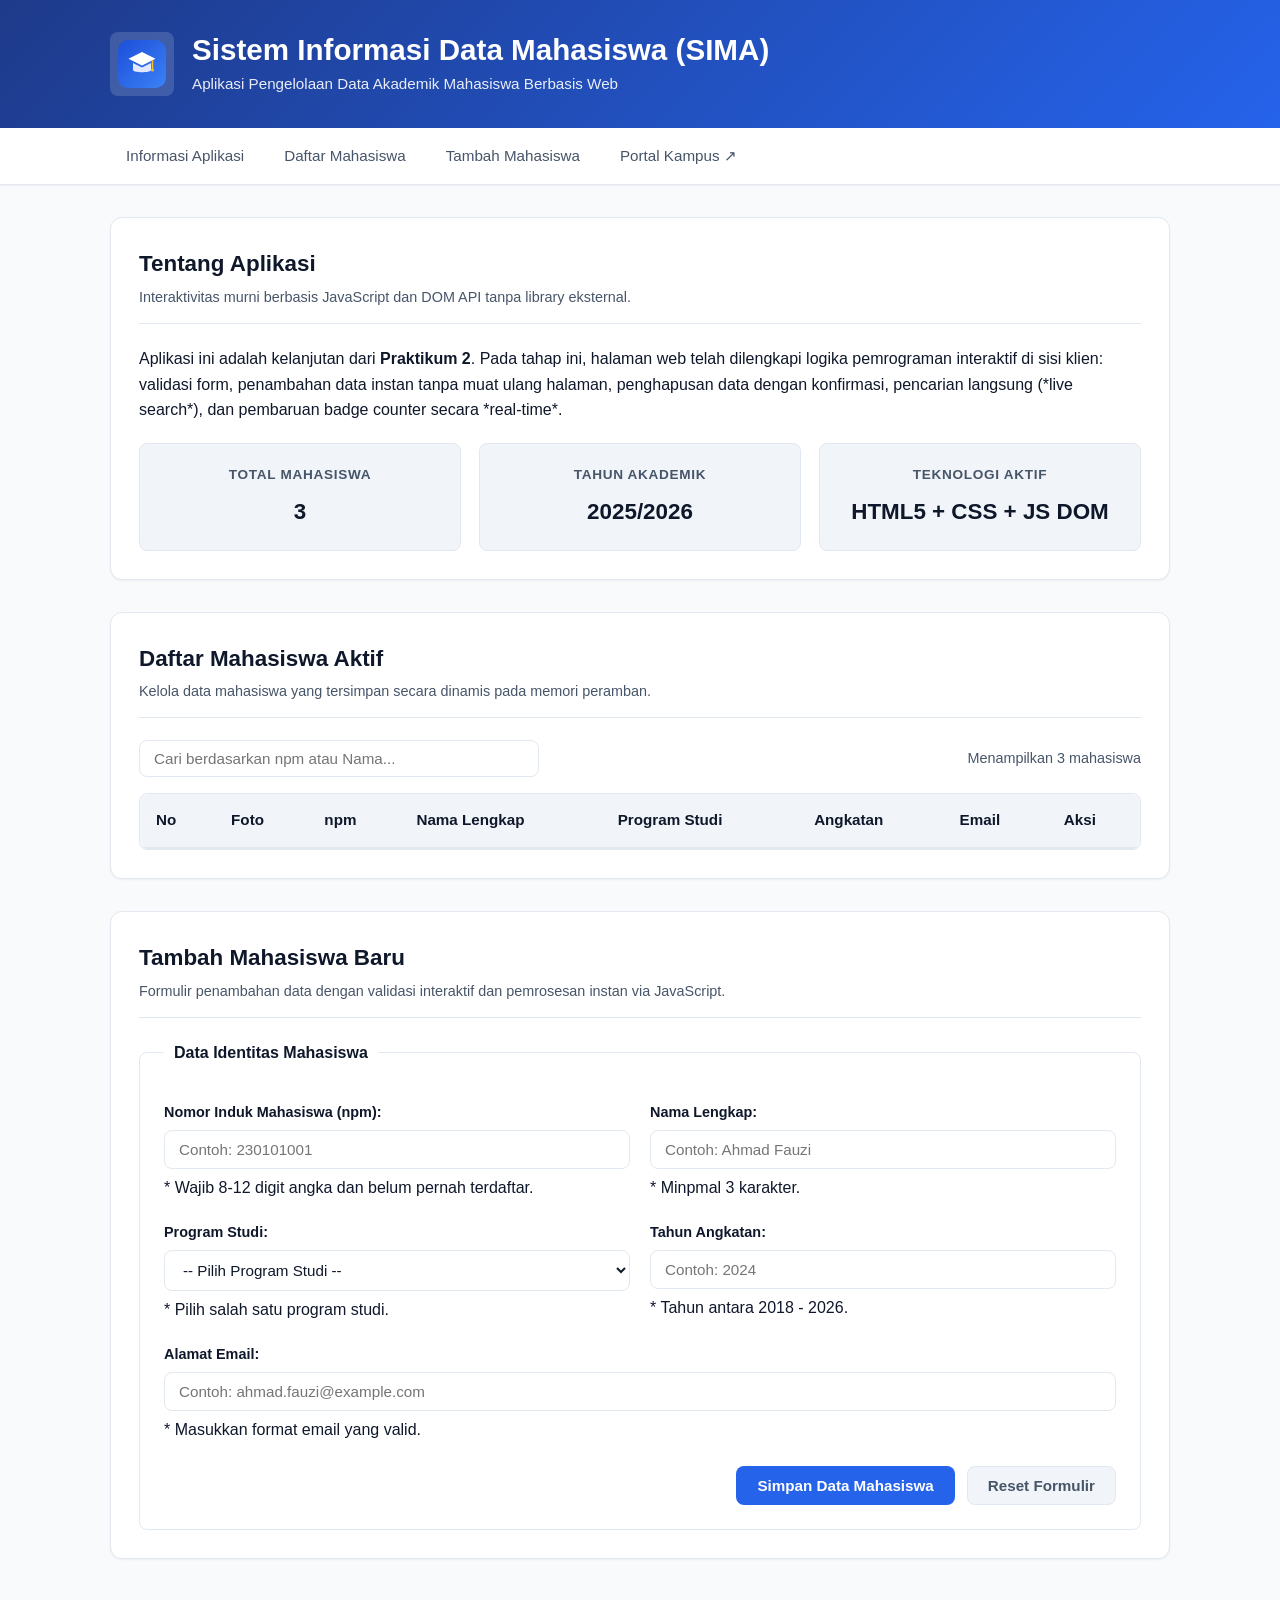
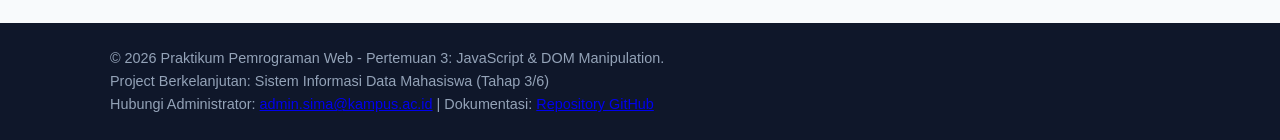
<file: index.html>
<!doctype html>
<html lang="id">
  <head>
    <meta charset="UTF-8" />
    <meta name="viewport" content="width=device-width, initial-scale=1.0" />
    <title>Sistem Informasi Data Mahasiswa - Praktikum 3</title>
    <link rel="stylesheet" href="style.css" />
  </head>
  <body>
    <!-- 1. Header Aplikasi -->
    <header class="site-header">
      <div class="container header-brand">
        <a href="index.html" class="brand-logo" title="Beranda SIMA">
          <img
            src="img/logo-sima.svg"
            alt="Logo Resmi SIMA Kampus"
            width="48"
            height="48"
          />
        </a>
        <div>
          <h1>Sistem Informasi Data Mahasiswa (SIMA)</h1>
          <p>Aplikasi Pengelolaan Data Akademik Mahasiswa Berbasis Web</p>
        </div>
      </div>
    </header>

    <!-- 2. Navigation Bar Sticky -->
    <nav class="site-nav">
      <div class="container">
        <ul>
          <li><a href="#informasi">Informasi Aplikasi</a></li>
          <li><a href="#daftar-mahasiswa">Daftar Mahasiswa</a></li>
          <li><a href="#form-tambah">Tambah Mahasiswa</a></li>
          <li>
            <a
              href="https://kampus.ac.id"
              target="_blank"
              rel="noopener noreferrer"
              >Portal Kampus &UpperRightArrow;</a
            >
          </li>
        </ul>
      </div>
    </nav>

    <!-- Konten Utama Halaman -->
    <main>
      <div class="container">
        <!-- Kotak Notifikasi Alert Dinamis (dikontrol oleh JS) -->
        <div id="alert-box" class="alert-box" role="alert"></div>

        <!-- 3. Section Informasi Aplikasi -->
        <section id="informasi" class="content-section">
          <div class="section-header">
            <h2>Tentang Aplikasi</h2>
            <p>
              Interaktivitas murni berbasis JavaScript dan DOM API tanpa library
              eksternal.
            </p>
          </div>
          <p>
            Aplikasi ini adalah kelanjutan dari <strong>Praktikum 2</strong>.
            Pada tahap ini, halaman web telah dilengkapi logika pemrograman
            interaktif di sisi klien: validasi form, penambahan data instan
            tanpa muat ulang halaman, penghapusan data dengan konfirmasi,
            pencarian langsung (*live search*), dan pembaruan badge counter
            secara *real-time*.
          </p>

          <div class="info-grid">
            <article class="info-card">
              <h3>Total Mahasiswa</h3>
              <p id="total-mahasiswa-badge" class="counter-highlight">3</p>
            </article>
            <article class="info-card">
              <h3>Tahun Akademik</h3>
              <p>2025/2026</p>
            </article>
            <article class="info-card">
              <h3>Teknologi Aktif</h3>
              <p>HTML5 + CSS + JS DOM</p>
            </article>
          </div>
        </section>

        <!-- 4. Section Daftar Mahasiswa, Toolbar Pencarian & 5. Tabel Data -->
        <section id="daftar-mahasiswa" class="content-section">
          <div class="section-header">
            <h2>Daftar Mahasiswa Aktif</h2>
            <p>
              Kelola data mahasiswa yang tersimpan secara dinamis pada memori
              peramban.
            </p>
          </div>

          <!-- Toolbar Pencarian dan Ringkasan Jumlah -->
          <div class="table-toolbar">
            <div class="search-box">
              <input
                type="search"
                id="input-search"
                class="search-input"
                placeholder="Cari berdasarkan npm atau Nama..."
              />
            </div>
            <div id="total-mahasiswa-info" class="status-summary">
              Menampilkan 3 mahasiswa
            </div>
          </div>

          <!-- Tabel Data Responsif -->
          <div class="table-responsive">
            <table class="data-table">
              <thead>
                <tr>
                  <th>No</th>
                  <th>Foto</th>
                  <th>npm</th>
                  <th>Nama Lengkap</th>
                  <th>Program Studi</th>
                  <th>Angkatan</th>
                  <th>Email</th>
                  <th>Aksi</th>
                </tr>
              </thead>
              <tbody id="tabel-body-mahasiswa">
                <!-- Baris tabel akan di-generate secara dinamis oleh app.js -->
              </tbody>
            </table>
          </div>
        </section>

        <!-- 6. Section Form Tambah Mahasiswa dengan Validasi JS -->
        <section id="form-tambah" class="content-section">
          <div class="section-header">
            <h2>Tambah Mahasiswa Baru</h2>
            <p>
              Formulir penambahan data dengan validasi interaktif dan pemrosesan
              instan via JavaScript.
            </p>
          </div>

          <form id="form-tambah-mahasiswa" class="app-form" novalidate>
            <fieldset>
              <legend>Data Identitas Mahasiswa</legend>

              <div class="form-grid">
                <div class="form-group">
                  <label for="npm" class="form-label"
                    >Nomor Induk Mahasiswa (npm):</label
                  >
                  <input
                    type="text"
                    id="npm"
                    name="npm"
                    class="form-input"
                    placeholder="Contoh: 230101001"
                  />
                  <span class="form-help"
                    >* Wajib 8-12 digit angka dan belum pernah terdaftar.</span
                  >
                </div>

                <div class="form-group">
                  <label for="nama" class="form-label">Nama Lengkap:</label>
                  <input
                    type="text"
                    id="nama"
                    name="nama"
                    class="form-input"
                    placeholder="Contoh: Ahmad Fauzi"
                  />
                  <span class="form-help">* Minpmal 3 karakter.</span>
                </div>

                <div class="form-group">
                  <label for="program_studi" class="form-label"
                    >Program Studi:</label
                  >
                  <select
                    id="program_studi"
                    name="program_studi"
                    class="form-select"
                  >
                    <option value="">-- Pilih Program Studi --</option>
                    <option value="Teknik Informatika">
                      Teknik Informatika
                    </option>
                    <option value="Sistem Informasi">Sistem Informasi</option>
                    <option value="Teknologi Informasi">
                      Teknologi Informasi
                    </option>
                    <option value="Rekayasa Perangkat Lunak">
                      Rekayasa Perangkat Lunak
                    </option>
                  </select>
                  <span class="form-help"
                    >* Pilih salah satu program studi.</span
                  >
                </div>

                <div class="form-group">
                  <label for="angkatan" class="form-label"
                    >Tahun Angkatan:</label
                  >
                  <input
                    type="number"
                    id="angkatan"
                    name="angkatan"
                    class="form-input"
                    placeholder="Contoh: 2024"
                  />
                  <span class="form-help">* Tahun antara 2018 - 2026.</span>
                </div>

                <div class="form-group full-width">
                  <label for="email" class="form-label">Alamat Email:</label>
                  <input
                    type="email"
                    id="email"
                    name="email"
                    class="form-input"
                    placeholder="Contoh: ahmad.fauzi@example.com"
                  />
                  <span class="form-help"
                    >* Masukkan format email yang valid.</span
                  >
                </div>
              </div>

              <div class="form-actions">
                <button type="submit" class="btn btn-primary">
                  Simpan Data Mahasiswa
                </button>
                <button type="reset" class="btn btn-secondary">
                  Reset Formulir
                </button>
              </div>
            </fieldset>
          </form>
        </section>
      </div>
    </main>

    <!-- 7. Footer -->
    <footer class="site-footer">
      <div class="container">
        <p>
          &copy; 2026 Praktikum Pemrograman Web - Pertemuan 3: JavaScript & DOM
          Manipulation.
        </p>
        <p>
          Project Berkelanjutan: Sistem Informasi Data Mahasiswa (Tahap 3/6)
        </p>
        <p>
          Hubungi Administrator:
          <a href="mailto:admin.sima@kampus.ac.id">admin.sima@kampus.ac.id</a> |
          Dokumentasi:
          <a href="https://github.com" target="_blank" rel="noopener noreferrer"
            >Repository GitHub</a
          >
        </p>
      </div>
    </footer>

    <!-- Tambahkan Script JavaScript Eksternal -->
    <script src="app.js"></script>
  </body>
</html>
</file>
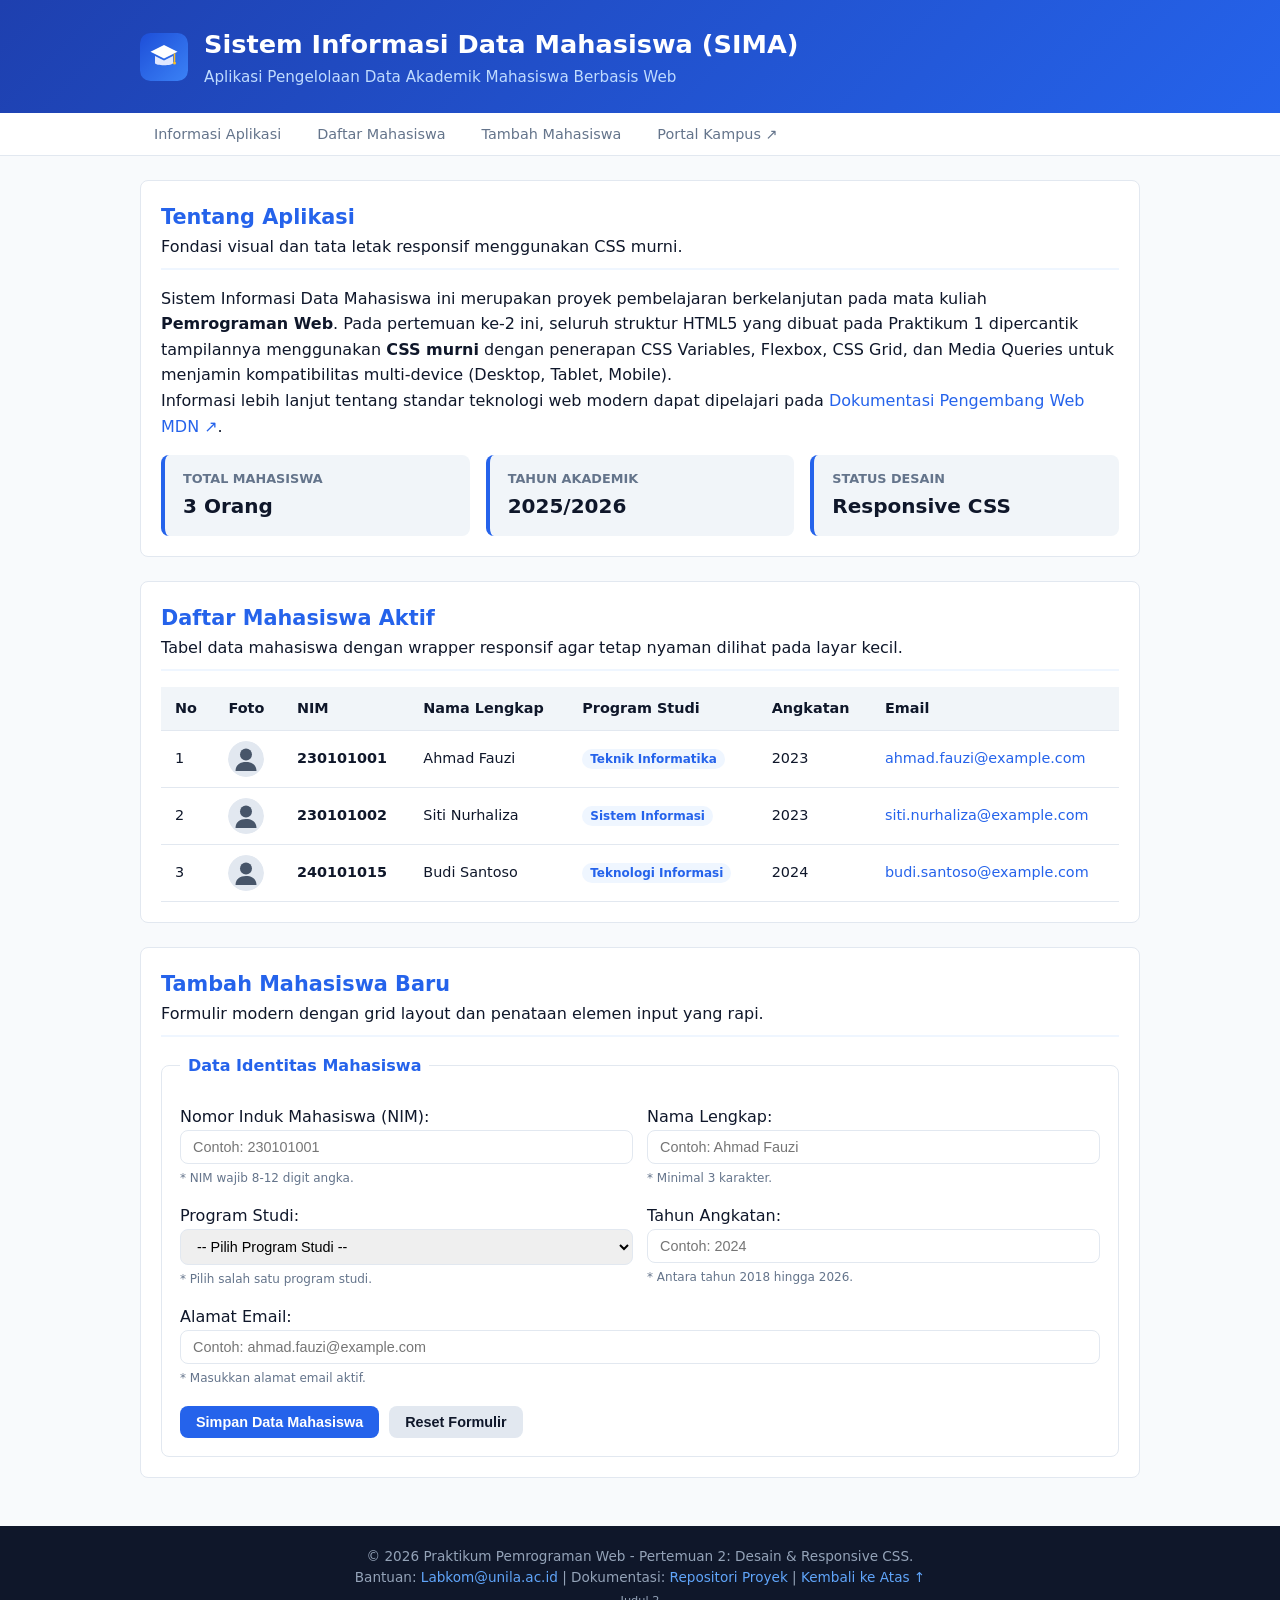
<file: JUDUL 2/index.html>
<!doctype html>
<html lang="id">
  <head>
    <meta charset="UTF-8" />
    <meta name="viewport" content="width=device-width, initial-scale=1.0" />
    <title>Sistem Informasi Data Mahasiswa - Praktikum 2</title>
    <!-- Hubungkan dengan stylesheet CSS murni (tanpa framework) -->
    <link rel="stylesheet" href="style.css" />
  </head>
  <body id="top">
    <!-- 1. Header Aplikasi -->
    <header class="site-header">
      <div class="container header-brand">
        <a href="index.html" class="brand-logo" title="Beranda SIMA">
          <img
            src="img/logo-sima.svg"
            alt="Logo Resmi SIMA Kampus"
            width="48"
            height="48"
          />
        </a>
        <div>
          <h1>Sistem Informasi Data Mahasiswa (SIMA)</h1>
          <p>Aplikasi Pengelolaan Data Akademik Mahasiswa Berbasis Web</p>
        </div>
      </div>
    </header>

    <!-- 2. Navigation Bar Sticky -->
    <nav class="site-nav">
      <div class="container">
        <ul>
          <li><a href="#informasi">Informasi Aplikasi</a></li>
          <li><a href="#daftar-mahasiswa">Daftar Mahasiswa</a></li>
          <li><a href="#form-tambah">Tambah Mahasiswa</a></li>
          <li>
            <a
              href="https://kampus.ac.id"
              target="_blank"
              rel="noopener noreferrer"
              >Portal Kampus &UpperRightArrow;</a
            >
          </li>
        </ul>
      </div>
    </nav>

    <!-- Konten Utama Halaman -->
    <main>
      <div class="container">
        <!-- 3. Section Informasi Aplikasi -->
        <section id="informasi" class="content-section">
          <div class="section-header">
            <h2>Tentang Aplikasi</h2>
            <p>
              Fondasi visual dan tata letak responsif menggunakan CSS murni.
            </p>
          </div>
          <div class="section-body">
            <p>
              Sistem Informasi Data Mahasiswa ini merupakan proyek pembelajaran
              berkelanjutan pada mata kuliah <strong>Pemrograman Web</strong>.
              Pada pertemuan ke-2 ini, seluruh struktur HTML5 yang dibuat pada
              Praktikum 1 dipercantik tampilannya menggunakan
              <strong>CSS murni</strong> dengan penerapan CSS Variables,
              Flexbox, CSS Grid, dan Media Queries untuk menjamin kompatibilitas
              multi-device (Desktop, Tablet, Mobile).
            </p>
            <p>
              Informasi lebih lanjut tentang standar teknologi web modern dapat
              dipelajari pada
              <a
                href="https://developer.mozilla.org/id/"
                target="_blank"
                rel="noopener noreferrer"
                class="link-email"
                >Dokumentasi Pengembang Web MDN &UpperRightArrow;</a
              >.
            </p>
          </div>

          <!-- Grid Kartu Informasi Sistem -->
          <div class="info-grid">
            <article class="info-card">
              <h3>Total Mahasiswa</h3>
              <p>3 Orang</p>
            </article>
            <article class="info-card">
              <h3>Tahun Akademik</h3>
              <p>2025/2026</p>
            </article>
            <article class="info-card">
              <h3>Status Desain</h3>
              <p>Responsive CSS</p>
            </article>
          </div>
        </section>

        <!-- 4. Section Daftar Mahasiswa & 5. Tabel Data Mahasiswa -->
        <section id="daftar-mahasiswa" class="content-section">
          <div class="section-header">
            <h2>Daftar Mahasiswa Aktif</h2>
            <p>
              Tabel data mahasiswa dengan wrapper responsif agar tetap nyaman
              dilihat pada layar kecil.
            </p>
          </div>

          <!-- Wrapper overflow responsif untuk tabel -->
          <div class="table-responsive">
            <table class="data-table">
              <thead>
                <tr>
                  <th>No</th>
                  <th>Foto</th>
                  <th>NIM</th>
                  <th>Nama Lengkap</th>
                  <th>Program Studi</th>
                  <th>Angkatan</th>
                  <th>Email</th>
                </tr>
              </thead>
              <tbody>
                <tr>
                  <td>1</td>
                  <td>
                    <img
                      src="img/avatar-default.svg"
                      alt="Foto Ahmad Fauzi"
                      class="avatar-img"
                      width="36"
                      height="36"
                    />
                  </td>
                  <td><strong>230101001</strong></td>
                  <td>Ahmad Fauzi</td>
                  <td><span class="badge">Teknik Informatika</span></td>
                  <td>2023</td>
                  <td>
                    <a href="mailto:ahmad.fauzi@example.com" class="link-email"
                      >ahmad.fauzi@example.com</a
                    >
                  </td>
                </tr>
                <tr>
                  <td>2</td>
                  <td>
                    <img
                      src="img/avatar-default.svg"
                      alt="Foto Siti Nurhaliza"
                      class="avatar-img"
                      width="36"
                      height="36"
                    />
                  </td>
                  <td><strong>230101002</strong></td>
                  <td>Siti Nurhaliza</td>
                  <td><span class="badge">Sistem Informasi</span></td>
                  <td>2023</td>
                  <td>
                    <a
                      href="mailto:siti.nurhaliza@example.com"
                      class="link-email"
                      >siti.nurhaliza@example.com</a
                    >
                  </td>
                </tr>
                <tr>
                  <td>3</td>
                  <td>
                    <img
                      src="img/avatar-default.svg"
                      alt="Foto Budi Santoso"
                      class="avatar-img"
                      width="36"
                      height="36"
                    />
                  </td>
                  <td><strong>240101015</strong></td>
                  <td>Budi Santoso</td>
                  <td><span class="badge">Teknologi Informasi</span></td>
                  <td>2024</td>
                  <td>
                    <a href="mailto:budi.santoso@example.com" class="link-email"
                      >budi.santoso@example.com</a
                    >
                  </td>
                </tr>
              </tbody>
            </table>
          </div>
        </section>

        <!-- 6. Section Form Tambah Mahasiswa -->
        <section id="form-tambah" class="content-section">
          <div class="section-header">
            <h2>Tambah Mahasiswa Baru</h2>
            <p>
              Formulir modern dengan grid layout dan penataan elemen input yang
              rapi.
            </p>
          </div>

          <form action="#" method="post" class="app-form">
            <fieldset>
              <legend>Data Identitas Mahasiswa</legend>

              <div class="form-grid">
                <div class="form-group">
                  <label for="nim" class="form-label"
                    >Nomor Induk Mahasiswa (NIM):</label
                  >
                  <input
                    type="text"
                    id="nim"
                    name="nim"
                    class="form-input"
                    placeholder="Contoh: 230101001"
                    required
                    pattern="[0-9]{8,12}"
                    title="NIM harus berupa angka 8-12 digit"
                  />
                  <span class="form-help">* NIM wajib 8-12 digit angka.</span>
                </div>

                <div class="form-group">
                  <label for="nama" class="form-label">Nama Lengkap:</label>
                  <input
                    type="text"
                    id="nama"
                    name="nama"
                    class="form-input"
                    placeholder="Contoh: Ahmad Fauzi"
                    required
                    minlength="3"
                    maxlength="100"
                  />
                  <span class="form-help">* Minimal 3 karakter.</span>
                </div>

                <div class="form-group">
                  <label for="program_studi" class="form-label"
                    >Program Studi:</label
                  >
                  <select
                    id="program_studi"
                    name="program_studi"
                    class="form-select"
                    required
                  >
                    <option value="">-- Pilih Program Studi --</option>
                    <option value="Teknik Informatika">
                      Teknik Informatika
                    </option>
                    <option value="Sistem Informasi">Sistem Informasi</option>
                    <option value="Teknologi Informasi">
                      Teknologi Informasi
                    </option>
                    <option value="Rekayasa Perangkat Lunak">
                      Rekayasa Perangkat Lunak
                    </option>
                  </select>
                  <span class="form-help"
                    >* Pilih salah satu program studi.</span
                  >
                </div>

                <div class="form-group">
                  <label for="angkatan" class="form-label"
                    >Tahun Angkatan:</label
                  >
                  <input
                    type="number"
                    id="angkatan"
                    name="angkatan"
                    class="form-input"
                    placeholder="Contoh: 2024"
                    required
                    min="2018"
                    max="2026"
                  />
                  <span class="form-help"
                    >* Antara tahun 2018 hingga 2026.</span
                  >
                </div>

                <div class="form-group full-width">
                  <label for="email" class="form-label">Alamat Email:</label>
                  <input
                    type="email"
                    id="email"
                    name="email"
                    class="form-input"
                    placeholder="Contoh: ahmad.fauzi@example.com"
                    required
                  />
                  <span class="form-help">* Masukkan alamat email aktif.</span>
                </div>
              </div>

              <div class="form-actions">
                <button type="submit" class="btn btn-primary">
                  Simpan Data Mahasiswa
                </button>
                <button type="reset" class="btn btn-secondary">
                  Reset Formulir
                </button>
              </div>
            </fieldset>
          </form>
        </section>
      </div>
    </main>

    <!-- 7. Footer -->
    <footer class="site-footer">
      <div class="container">
        <p>
          &copy; 2026 Praktikum Pemrograman Web - Pertemuan 2: Desain &
          Responsive CSS.
        </p>
        <p>
          Bantuan: <a href="mailto:kelas@C">Labkom@unila.ac.id</a> |
          Dokumentasi:
          <a href="https://github.com" target="_blank" rel="noopener noreferrer"
            >Repositori Proyek</a
          >
          |
          <a href="#top">Kembali ke Atas &uarr;</a>
        </p>
        <p><small>Judul 2</small></p>
      </div>
    </footer>
  </body>
</html>
</file>
<file: style.css>
/* ==========================================================================
   Praktikum 3: Implementasi Interaktivitas Web Menggunakan JavaScript dan DOM
   Project: Sistem Informasi Data Mahasiswa (SIMA)
   Mewarisi & Memperluas Praktikum 2 (Native CSS)
   ========================================================================== */

/* 1. CSS Variables */
:root {
    --primary-color: #2563eb;
    --primary-hover: #1d4ed8;
    --primary-light: #eff6ff;
    --secondary-color: #64748b;
    --secondary-hover: #475569;
    --success-color: #10b981;
    --success-light: #ecfdf5;
    --danger-color: #ef4444;
    --danger-hover: #dc2626;
    --danger-light: #fef2f2;
    --warning-color: #f59e0b;
    
    --bg-page: #f8fafc;
    --bg-surface: #ffffff;
    --bg-surface-alt: #f1f5f9;
    
    --text-primary: #0f172a;
    --text-secondary: #475569;
    --text-muted: #94a3b8;
    --text-inverse: #ffffff;
    
    --border-color: #e2e8f0;
    --border-radius-sm: 4px;
    --border-radius-md: 8px;
    --border-radius-lg: 12px;
    
    --shadow-sm: 0 1px 2px 0 rgba(0, 0, 0, 0.05);
    --shadow-md: 0 4px 6px -1px rgba(0, 0, 0, 0.1), 0 2px 4px -2px rgba(0, 0, 0, 0.1);
    
    --font-main: -apple-system, BlinkMacSystemFont, "Segoe UI", Roboto, Oxygen, Ubuntu, Cantarell, "Helvetica Neue", sans-serif;
    --line-height-normal: 1.6;
}

/* 2. Reset & Base Styles */
*, *::before, *::after {
    box-sizing: border-box;
    margin: 0;
    padding: 0;
}

html {
    scroll-behavior: smooth;
}

body {
    font-family: var(--font-main);
    line-height: var(--line-height-normal);
    color: var(--text-primary);
    background-color: var(--bg-page);
    min-height: 100vh;
    display: flex;
    flex-direction: column;
}

.container {
    width: 100%;
    max-width: 1100px;
    margin-left: auto;
    margin-right: auto;
    padding-left: 20px;
    padding-right: 20px;
}

/* 3. Header */
.site-header {
    background: linear-gradient(135deg, #1e3a8a 0%, #2563eb 100%);
    color: var(--text-inverse);
    padding: 32px 0;
    box-shadow: var(--shadow-md);
}

.header-brand {
    display: flex;
    align-items: center;
    gap: 18px;
}

.brand-logo {
    display: flex;
    align-items: center;
    justify-content: center;
    background-color: rgba(255, 255, 255, 0.15);
    padding: 8px;
    border-radius: var(--border-radius-md);
    transition: transform 0.2s ease, background-color 0.2s ease;
}

.brand-logo:hover {
    transform: scale(1.05);
    background-color: rgba(255, 255, 255, 0.25);
}

.header-brand h1 {
    font-size: 1.85rem;
    font-weight: 700;
    line-height: 1.2;
    margin-bottom: 4px;
}

.header-brand p {
    font-size: 0.95rem;
    opacity: 0.9;
}

/* 4. Navigation Bar */
.site-nav {
    background-color: var(--bg-surface);
    border-bottom: 1px solid var(--border-color);
    position: sticky;
    top: 0;
    z-index: 100;
    box-shadow: var(--shadow-sm);
}

.site-nav ul {
    list-style: none;
    display: flex;
    gap: 8px;
    overflow-x: auto;
    padding: 6px 0;
}

.site-nav a {
    display: block;
    padding: 10px 16px;
    color: var(--text-secondary);
    text-decoration: none;
    font-weight: 500;
    font-size: 0.95rem;
    border-radius: var(--border-radius-sm);
    transition: all 0.2s ease;
    white-space: nowrap;
}

.site-nav a:hover {
    color: var(--primary-color);
    background-color: var(--primary-light);
}

/* 5. Main Content & Sections */
main {
    flex: 1;
    padding: 32px 0;
}

.content-section {
    background-color: var(--bg-surface);
    border: 1px solid var(--border-color);
    border-radius: var(--border-radius-lg);
    padding: 28px;
    margin-bottom: 32px;
    box-shadow: var(--shadow-sm);
}

.section-header {
    border-bottom: 1px solid var(--border-color);
    padding-bottom: 14px;
    margin-bottom: 22px;
}

.section-header h2 {
    font-size: 1.4rem;
    color: var(--text-primary);
    font-weight: 700;
}

.section-header p {
    font-size: 0.9rem;
    color: var(--text-secondary);
    margin-top: 4px;
}

/* Info Grid */
.info-grid {
    display: grid;
    grid-template-columns: repeat(auto-fit, minmax(220px, 1fr));
    gap: 18px;
    margin-top: 20px;
}

.info-card {
    background-color: var(--bg-surface-alt);
    border: 1px solid var(--border-color);
    border-radius: var(--border-radius-md);
    padding: 20px;
    text-align: center;
}

.info-card h3 {
    font-size: 0.85rem;
    text-transform: uppercase;
    letter-spacing: 0.05em;
    color: var(--text-secondary);
    margin-bottom: 8px;
}

.info-card p {
    font-size: 1.4rem;
    font-weight: 700;
    color: var(--text-primary);
}

.counter-highlight {
    color: var(--primary-color);
}

/* 6. Alert Notification Box (Dinamis dari JS) */
.alert-box {
    padding: 14px 18px;
    border-radius: var(--border-radius-md);
    margin-bottom: 20px;
    font-size: 0.95rem;
    font-weight: 500;
    display: none;
    animation: fadeIn 0.3s ease;
}

.alert-box.show {
    display: block;
}

.alert-success {
    background-color: var(--success-light);
    color: #065f46;
    border: 1px solid #a7f3d0;
}

.alert-danger {
    background-color: var(--danger-light);
    color: #991b1b;
    border: 1px solid #fecaca;
}

.alert-info {
    background-color: var(--primary-light);
    color: #1e40af;
    border: 1px solid #bfdbfe;
}

@keyframes fadeIn {
    from { opacity: 0; transform: translateY(-6px); }
    to { opacity: 1; transform: translateY(0); }
}

/* 7. Search Bar Container */
.table-toolbar {
    display: flex;
    justify-content: space-between;
    align-items: center;
    flex-wrap: wrap;
    gap: 12px;
    margin-bottom: 16px;
}

.search-box {
    position: relative;
    flex: 1;
    max-width: 400px;
}

.search-input {
    width: 100%;
    padding: 9px 14px;
    font-size: 0.95rem;
    border: 1.5px solid var(--border-color);
    border-radius: var(--border-radius-md);
    outline: none;
    transition: all 0.2s;
}

.search-input:focus {
    border-color: var(--primary-color);
    box-shadow: 0 0 0 3px rgba(37, 99, 235, 0.15);
}

.status-summary {
    font-size: 0.9rem;
    color: var(--text-secondary);
    font-weight: 500;
}

/* 8. Data Table */
.table-responsive {
    width: 100%;
    overflow-x: auto;
    border-radius: var(--border-radius-md);
    border: 1px solid var(--border-color);
}

.data-table {
    width: 100%;
    border-collapse: collapse;
    font-size: 0.95rem;
    text-align: left;
}

.data-table thead {
    background-color: var(--bg-surface-alt);
    border-bottom: 2px solid var(--border-color);
}

.data-table th {
    padding: 14px 16px;
    font-weight: 600;
    color: var(--text-primary);
    white-space: nowrap;
}

.data-table td {
    padding: 14px 16px;
    border-bottom: 1px solid var(--border-color);
    color: var(--text-secondary);
    vertical-align: middle;
}

.data-table tbody tr:hover {
    background-color: #f8fafc;
}

.avatar-img {
    width: 36px;
    height: 36px;
    border-radius: 50%;
    object-fit: cover;
    display: block;
}

.badge {
    display: inline-block;
    padding: 4px 10px;
    font-size: 0.8rem;
    font-weight: 600;
    border-radius: 9999px;
    background-color: var(--primary-light);
    color: var(--primary-color);
}

.link-email {
    color: var(--primary-color);
    text-decoration: none;
}

.link-email:hover {
    text-decoration: underline;
}

.empty-row {
    text-align: center;
    padding: 32px !important;
    color: var(--text-muted);
    font-style: italic;
}

/* 9. Form Styles */
.app-form fieldset {
    border: 1px solid var(--border-color);
    border-radius: var(--border-radius-md);
    padding: 24px;
}

.app-form legend {
    font-size: 1rem;
    font-weight: 600;
    color: var(--text-primary);
    padding: 0 10px;
}

.form-grid {
    display: grid;
    grid-template-columns: repeat(2, 1fr);
    gap: 20px;
    margin-top: 12px;
}

.form-group {
    display: flex;
    flex-direction: column;
    gap: 6px;
}

.form-group.full-width {
    grid-column: 1 / -1;
}

.form-group label {
    font-size: 0.9rem;
    font-weight: 600;
    color: var(--text-primary);
}

.required {
    color: var(--danger-color);
}

.form-group input,
.form-group select {
    padding: 10px 14px;
    font-size: 0.95rem;
    border: 1px solid var(--border-color);
    border-radius: var(--border-radius-md);
    background-color: var(--bg-surface);
    color: var(--text-primary);
    outline: none;
    transition: all 0.2s ease;
}

.form-group input:focus,
.form-group select:focus {
    border-color: var(--primary-color);
    box-shadow: 0 0 0 3px rgba(37, 99, 235, 0.15);
}

.form-actions {
    display: flex;
    justify-content: flex-end;
    gap: 12px;
    margin-top: 24px;
}

/* 10. Buttons */
.btn {
    display: inline-flex;
    align-items: center;
    justify-content: center;
    padding: 10px 20px;
    font-size: 0.95rem;
    font-weight: 600;
    border-radius: var(--border-radius-md);
    border: 1px solid transparent;
    cursor: pointer;
    transition: all 0.2s ease;
    text-decoration: none;
}

.btn-primary {
    background-color: var(--primary-color);
    color: var(--text-inverse);
}

.btn-primary:hover {
    background-color: var(--primary-hover);
}

.btn-secondary {
    background-color: var(--bg-surface-alt);
    color: var(--text-secondary);
    border-color: var(--border-color);
}

.btn-secondary:hover {
    background-color: #e2e8f0;
    color: var(--text-primary);
}

.btn-danger {
    background-color: var(--danger-color);
    color: var(--text-inverse);
}

.btn-danger:hover {
    background-color: var(--danger-hover);
}

.btn-sm {
    padding: 6px 12px;
    font-size: 0.85rem;
}

/* 11. Footer */
.site-footer {
    background-color: #0f172a;
    color: #94a3b8;
    padding: 24px 0;
    font-size: 0.9rem;
    margin-top: auto;
}

.footer-content {
    display: flex;
    justify-content: space-between;
    align-items: center;
    flex-wrap: wrap;
    gap: 12px;
}

/* 12. Media Queries */
@media (max-width: 768px) {
    .form-grid {
        grid-template-columns: 1fr;
    }
    
    .header-brand {
        flex-direction: column;
        text-align: center;
    }
    
    .table-toolbar {
        flex-direction: column;
        align-items: stretch;
    }
    
    .search-box {
        max-width: 100%;
    }
    
    .footer-content {
        flex-direction: column;
        text-align: center;
    }
}
</file>
<file: JUDUL 2/style.css>
/* 1. Reset Global & CSS Variables */
:root {
  --primary: #2563eb;
  --primary-dark: #1d4ed8;
  --primary-light: #eff6ff;
  --text-main: #0f172a;
  --text-muted: #64748b;
  --bg-body: #f8fafc;
  --bg-white: #ffffff;
  --border: #e2e8f0;
  --radius: 8px;
}
*,
*::before,
*::after {
  box-sizing: border-box;
  margin: 0;
  padding: 0;
}

body {
  font-family:
    system-ui,
    -apple-system,
    BlinkMacSystemFont,
    "Segoe UI",
    Roboto,
    sans-serif;
  color: var(--text-main);
  background-color: var(--bg-body);
  line-height: 1.6;
}

.container {
  width: 90%;
  max-width: 1000px;
  margin: 0 auto;
}
/* 2. Header & Navigasi (Flexbox Layout) */

.site-header {
  background: linear-gradient(135deg, #1e40af, #2563eb);
  color: #ffffff;
  padding: 24px 0;
}

.header-brand {
  display: flex;
  align-items: center;
  gap: 16px;
}

.brand-logo img {
  display: block;
  border-radius: var(--radius);
}

.site-header h1 {
  font-size: 1.6rem;
}

.site-header p {
  color: #bfdbfe;
  font-size: 0.95rem;
}

.site-nav {
  background-color: var(--bg-white);
  border-bottom: 1px solid var(--border);
  position: sticky;
  top: 0;
  z-index: 100;
}

.site-nav ul {
  list-style: none;
  display: flex;
  flex-wrap: wrap;
  gap: 8px;
  padding: 8px 0;
}

.site-nav a {
  text-decoration: none;
  color: var(--text-muted);
  font-weight: 500;
  font-size: 0.9rem;
  padding: 6px 14px;
  border-radius: var(--radius);
  transition: 0.2s;
}

.site-nav a:hover {
  color: var(--primary);
  background-color: var(--primary-light);
}
/* 3. Section & Kartu Informasi */

main {
  padding: 24px 0;
}

.content-section {
  background: var(--bg-white);
  border: 1px solid var(--border);
  border-radius: var(--radius);
  padding: 20px;
  margin-bottom: 24px;
}

.section-header {
  margin-bottom: 16px;
  padding-bottom: 8px;
  border-bottom: 2px solid var(--primary-light);
}

.section-header h2 {
  font-size: 1.3rem;
  color: var(--primary);
}

.info-grid {
  display: flex;
  gap: 16px;
  margin-top: 16px;
}

.info-card {
  flex: 1;
  background: #f1f5f9;
  border-left: 4px solid var(--primary);
  padding: 14px 18px;
  border-radius: var(--radius);
}

.info-card h3 {
  font-size: 0.8rem;
  color: var(--text-muted);
  text-transform: uppercase;
}

.info-card p {
  font-size: 1.25rem;
  font-weight: 700;
}
/* 4. Penataan Tabel Data & Media */
.table-responsive {
  overflow-x: auto;
  margin-top: 12px;
}

.data-table {
  width: 100%;
  border-collapse: collapse;
  font-size: 0.9rem;
}

.data-table th,
.data-table td {
  padding: 10px 14px;
  border-bottom: 1px solid var(--border);
  text-align: left;
  vertical-align: middle;
}

.data-table thead {
  background-color: #f1f5f9;
}

.data-table tbody tr:hover {
  background-color: #f8fafc;
}

.avatar-img {
  width: 36px;
  height: 36px;
  border-radius: 50%;
  object-fit: cover;
  display: block;
}

.badge {
  background-color: var(--primary-light);
  color: var(--primary);
  border-radius: 12px;
  padding: 3px 8px;
  font-size: 0.75rem;
  font-weight: 600;
}

.link-email {
  color: var(--primary);
  text-decoration: none;
}

.link-email:hover {
  text-decoration: underline;
}
/* 5. Formulir & Tombol */
.app-form fieldset {
  border: 1px solid var(--border);
  border-radius: var(--radius);
  padding: 18px;
}

.app-form legend {
  font-weight: 600;
  padding: 0 8px;
  color: var(--primary);
}

.form-grid {
  display: grid;
  grid-template-columns: 1fr 1fr;
  gap: 14px;
  margin-top: 8px;
}

.form-group.full-width {
  grid-column: 1 / -1;
}

.from-label {
  display: block;
  font-size: 0.85rem;
  font-weight: 600;
  margin-bottom: 4px;
}

.form-input,
.form-select {
  width: 100%;
  padding: 8px 12px;
  border: 1px solid var(--border);
  border-radius: var(--radius);
  font-size: 0.9rem;
  outline: none;
}

.form-input:focus,
.form-select:focus {
  border-color: var(--primary);
  box-shadow: 0 0 0 2px rgba(37, 99, 235, 0.15);
}

.form-help {
  font-size: 0.75rem;
  color: var(--text-muted);
}

.form-actions {
  margin-top: 16px;
  display: flex;
  gap: 10px;
}

.btn {
  padding: 8px 16px;
  font-size: 0.9rem;
  font-weight: 600;
  border-radius: var(--radius);
  border: none;
  cursor: pointer;
  text-decoration: none;
}

.btn-primary {
  background-color: var(--primary);
  color: #ffffff;
}

.btn-primary:hover {
  background-color: var(--primary-dark);
}

.btn-secondary {
  background-color: #e2e8f0;
  color: var(--text-main);
}

.btn-danger {
  background-color: #ef4444;
  color: #ffffff;
}

.site-footer {
  background-color: #0f172a;
  color: #94a3b8;
  text-align: center;
  padding: 20px 0;
  font-size: 0.85rem;
  margin-top: auto;
}

.site-footer a {
  color: #60a5fa;
  text-decoration: none;
}

@media (max-width: 768px) {
  .header-brand {
    flex-direction: column;
    text-align: center;
  }

  .info-grid {
    flex-direction: column;
  }

  .form-grid {
    grid-template-columns: 1fr;
  }

  .site-nav ul {
    justify-content: center;
  }
}
</file>
